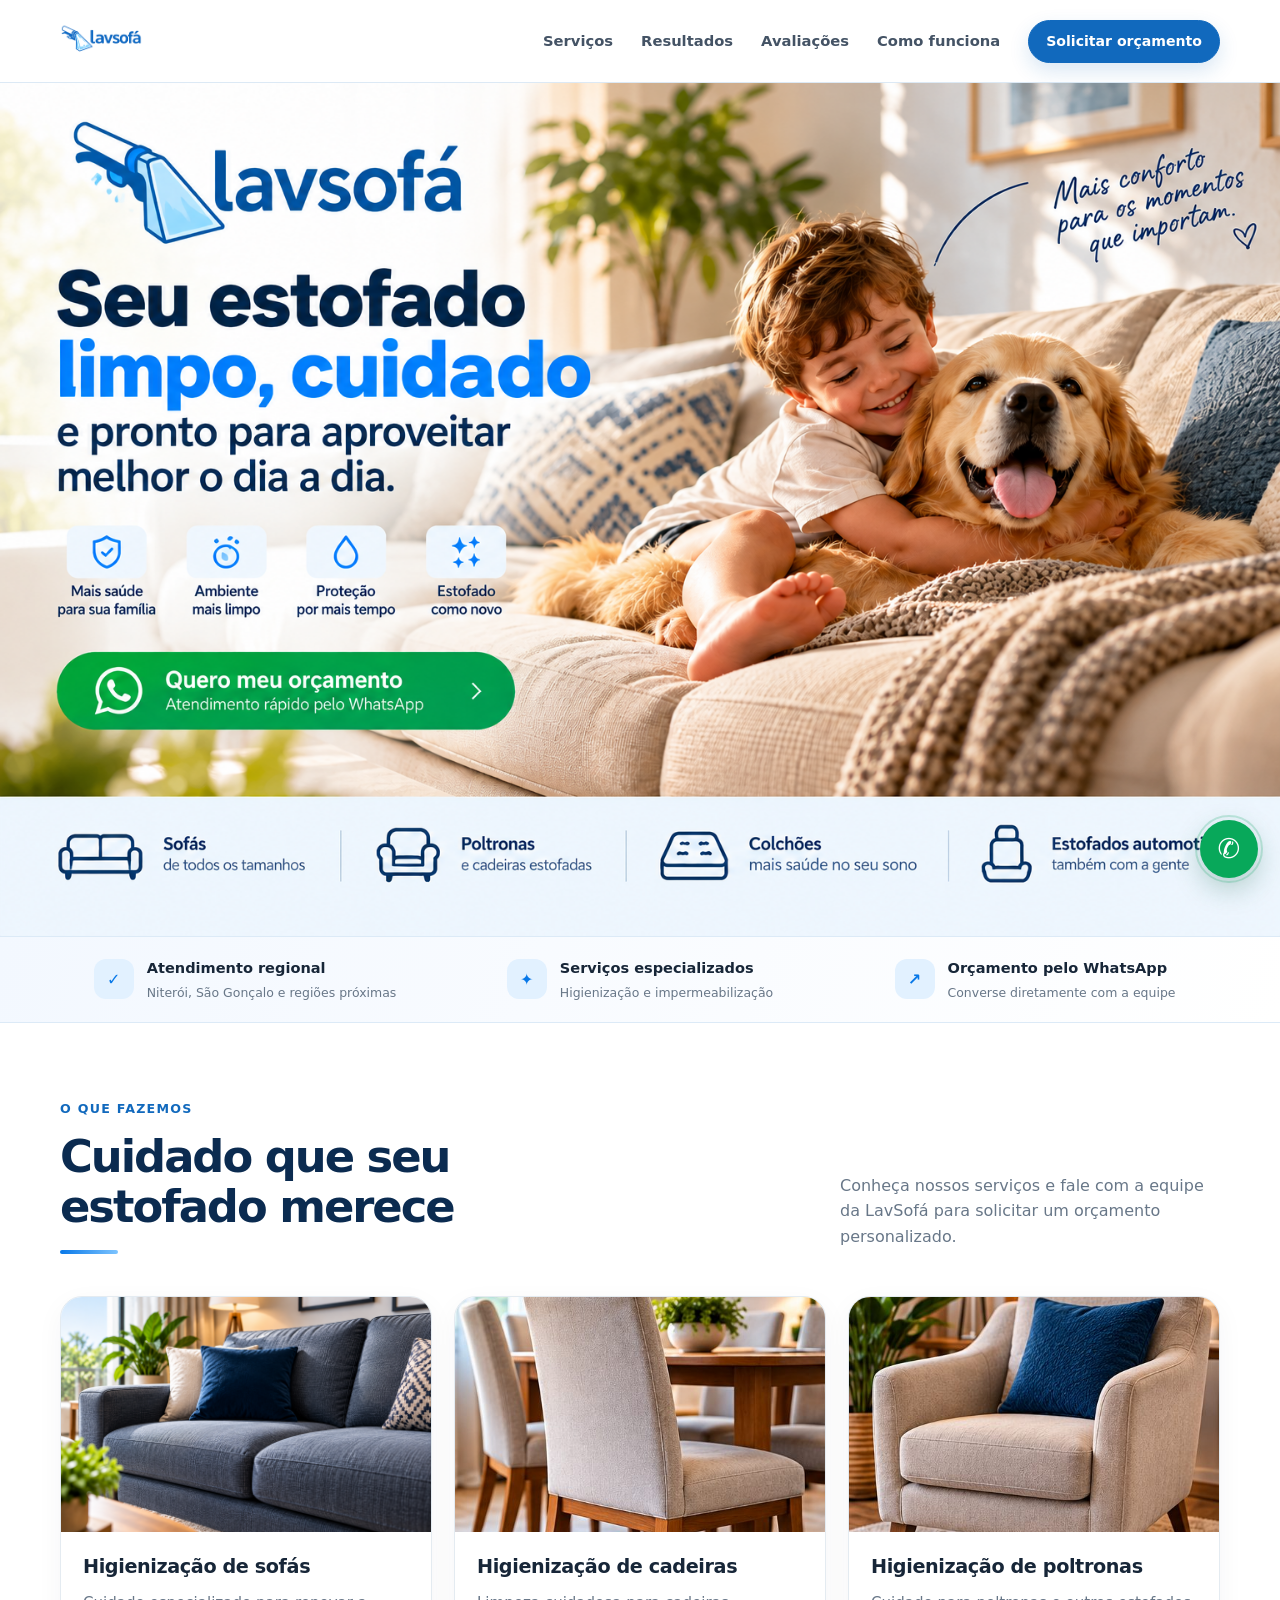
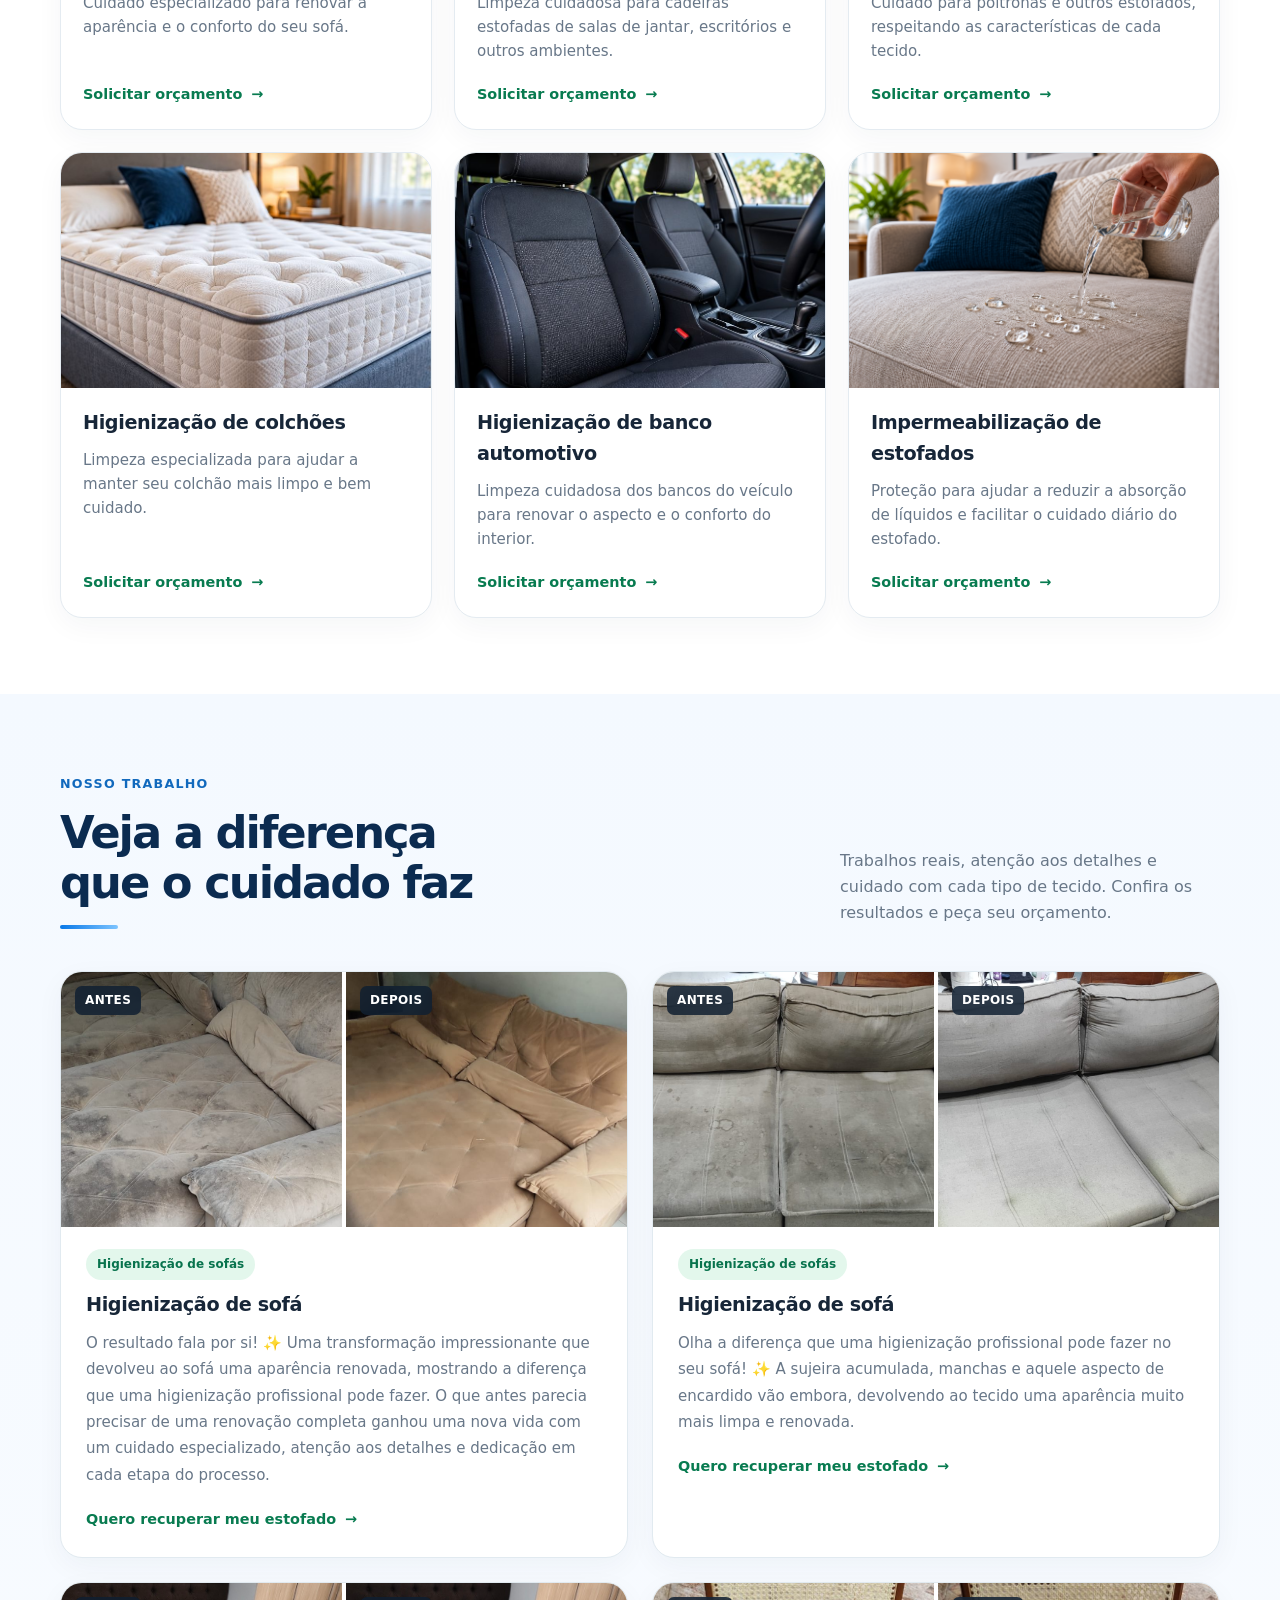
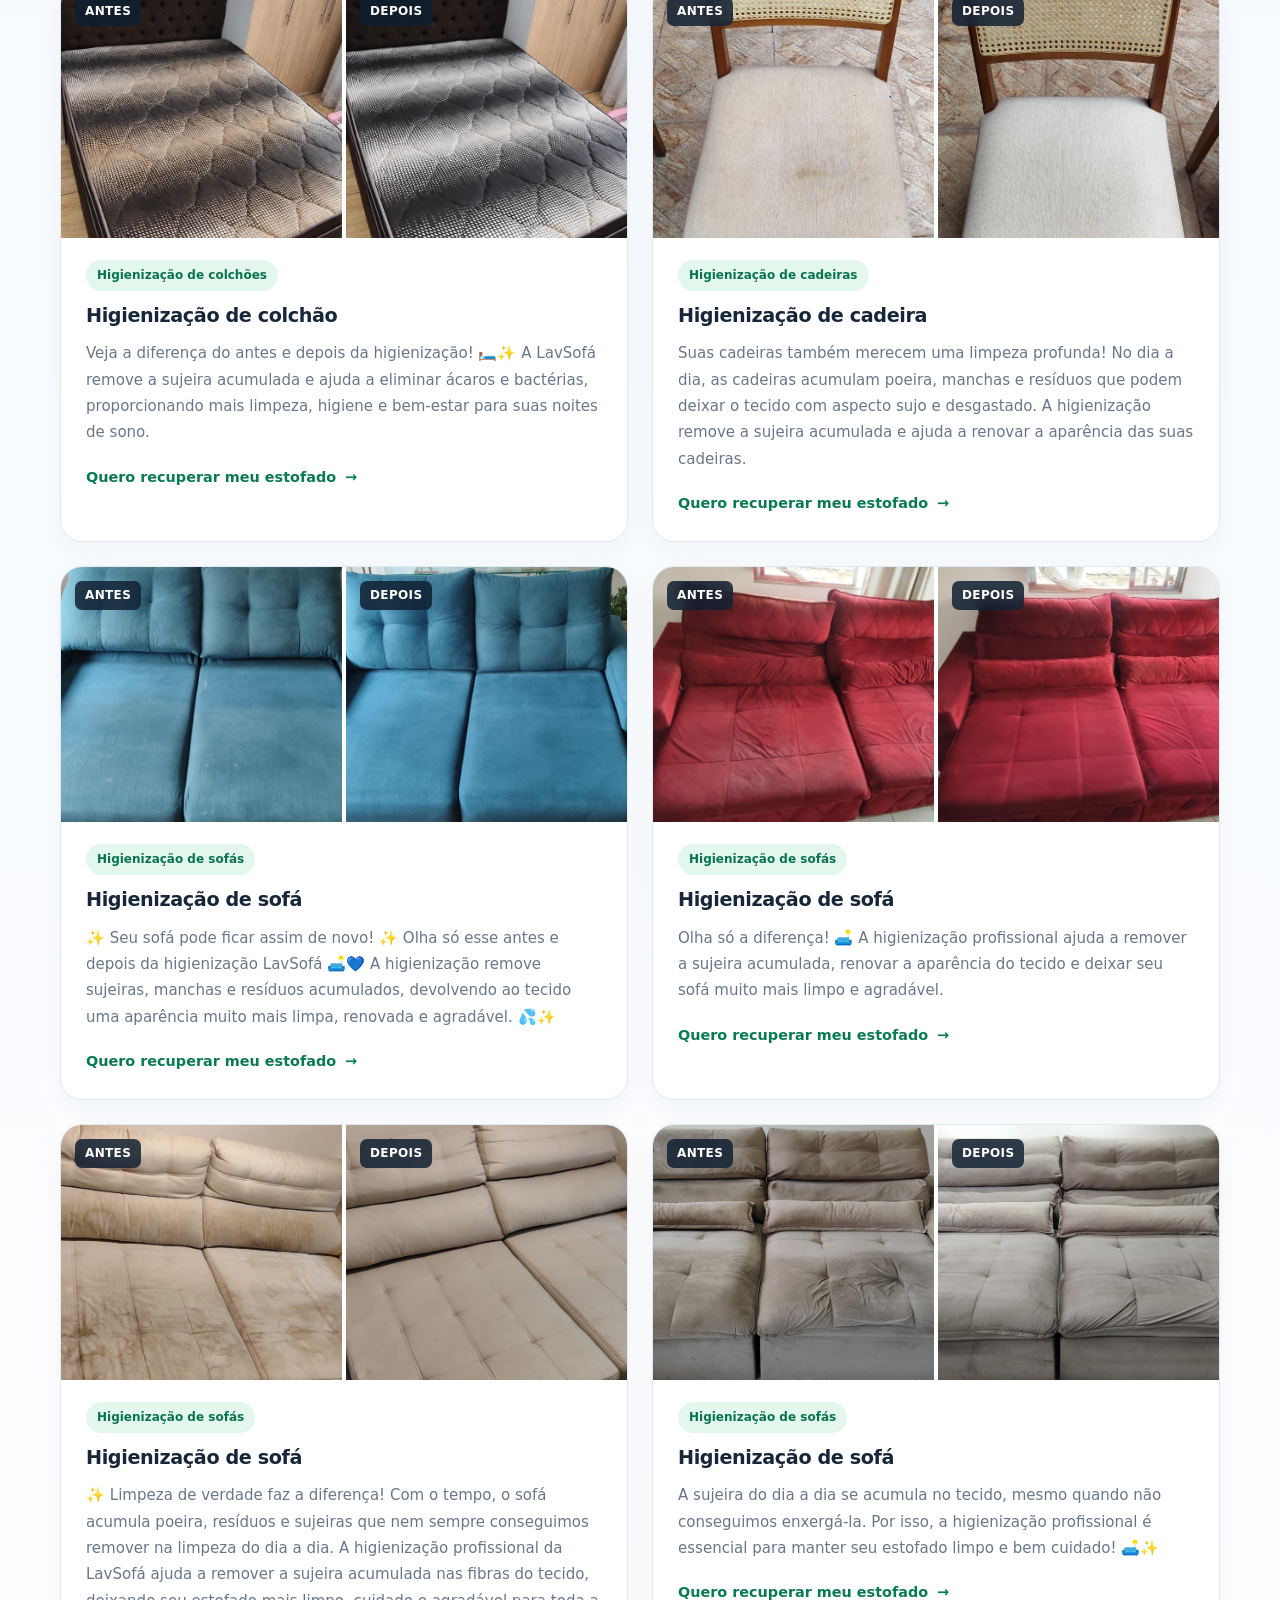
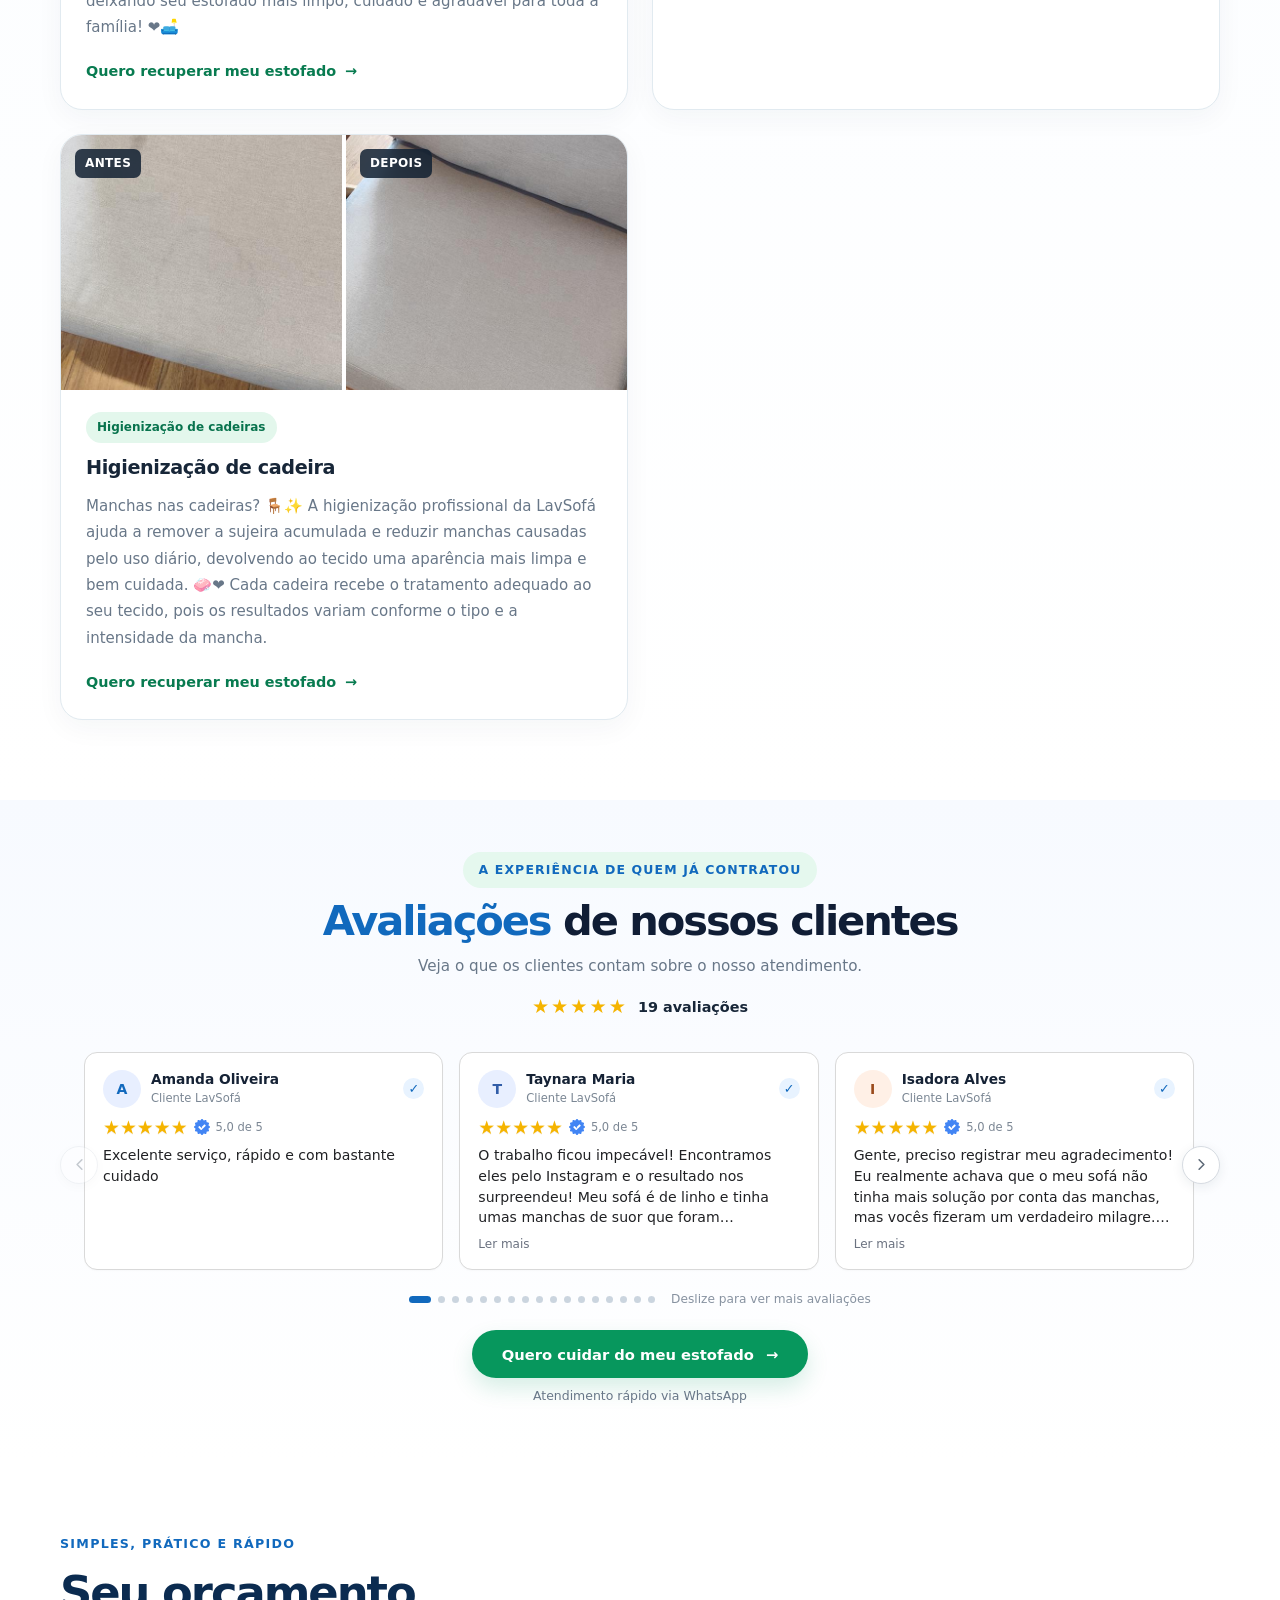
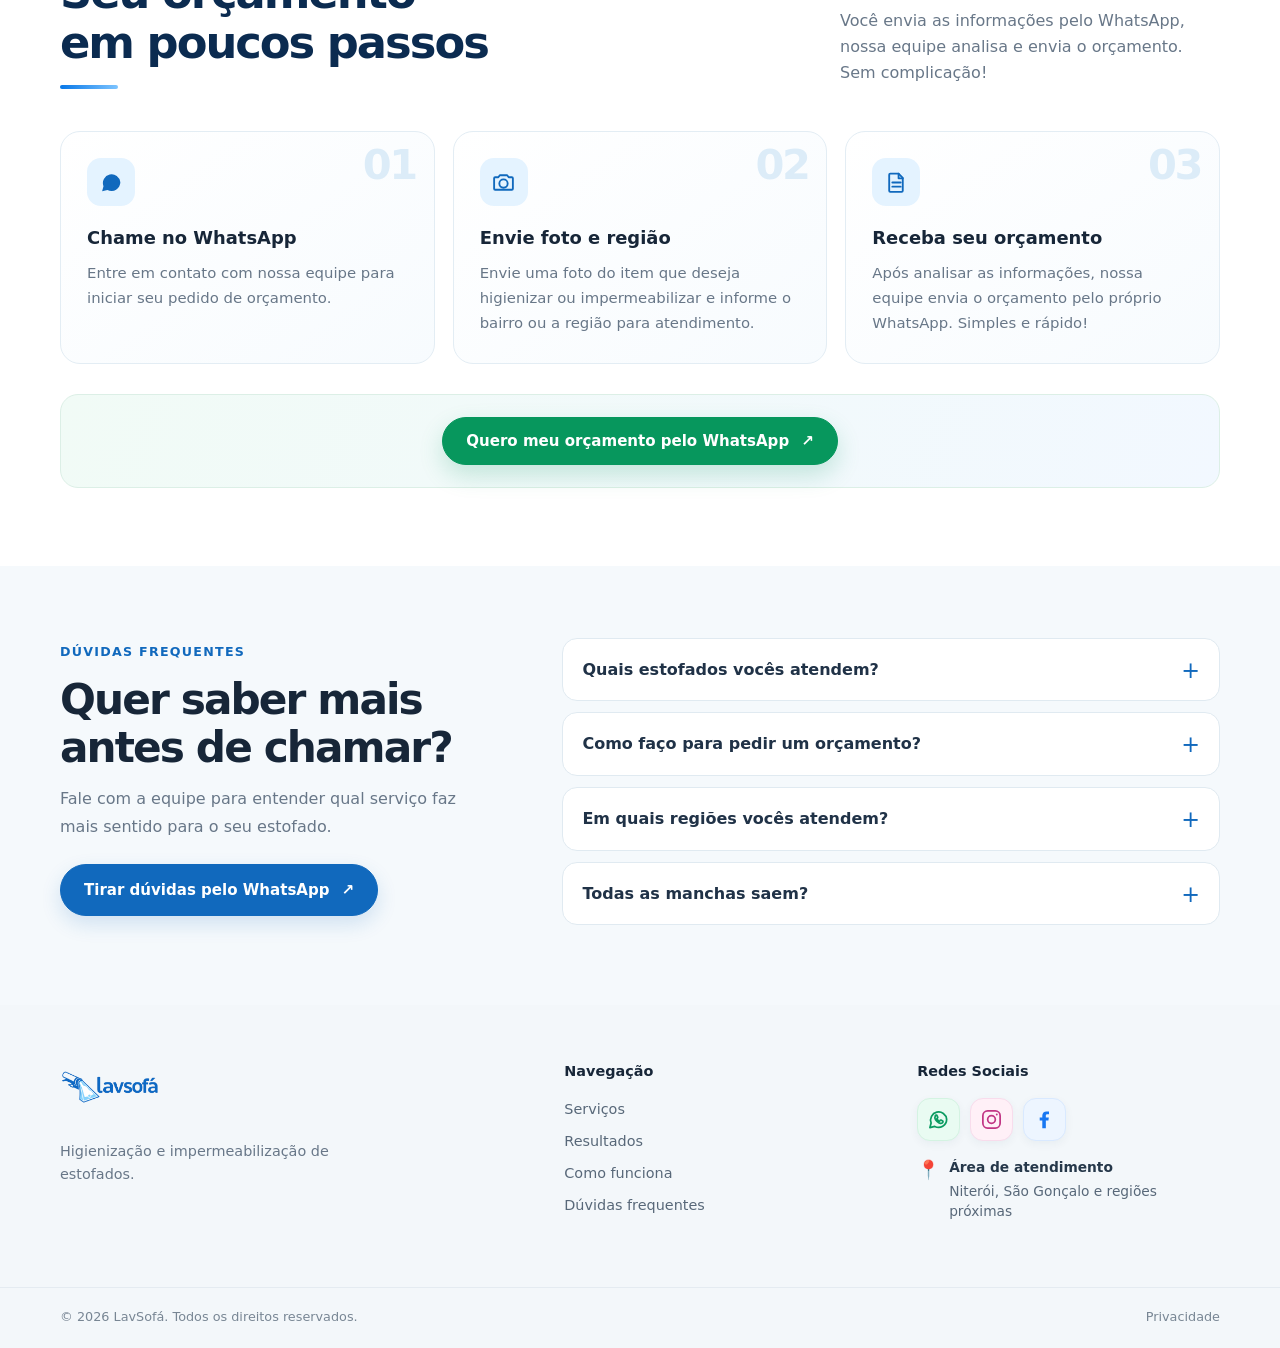
<file: index.html>
<!doctype html>
<html lang="pt-BR">
<head>
  <meta charset="utf-8">
  <meta name="viewport" content="width=device-width, initial-scale=1">
  <title>LavSofá | Higienização e impermeabilização de estofados</title>
  <meta name="description" content="Conheça os serviços da LavSofá e solicite um orçamento pelo WhatsApp em Niterói, São Gonçalo e regiões próximas.">
  <meta name="theme-color" content="#1169bd">
  <meta property="og:type" content="website">
  <meta property="og:title" content="LavSofá | Higienização e impermeabilização de estofados">
  <meta property="og:description" content="Solicite um orçamento pelo WhatsApp. Atendimento em Niterói, São Gonçalo e regiões próximas.">
  <link rel="icon" href="static/img/logo-lavsofa.svg" type="image/svg+xml">
  <link rel="stylesheet" href="static/css/site.css">
  <script src="static/js/site-data.js"></script>
  <script src="static/js/static-site.js" defer></script>
</head>
<body>
<header class="site-header">
  <div class="container header-inner">
    <a class="brand" href="#inicio" aria-label="LavSofá — início"><img src="static/img/logo-lavsofa.svg" alt="Logotipo LavSofá"></a>
    <button class="menu-toggle" type="button" aria-expanded="false" aria-controls="main-nav" aria-label="Abrir menu"><span></span><span></span><span></span></button>
    <nav id="main-nav" class="main-nav" aria-label="Navegação principal">
      <a href="#servicos">Serviços</a><a href="#trabalhos" data-nav-portfolio hidden>Resultados</a><a href="#avaliacoes" data-nav-testimonials hidden>Avaliações</a><a href="#como-funciona">Como funciona</a>
      <a class="button button-small" href="https://wa.me/5521966069772" target="_blank" rel="noopener noreferrer" data-whatsapp>Solicitar orçamento</a>
    </nav>
  </div>
</header>
<main>
  <section class="hero section hero-banner-section" id="inicio">
    <div class="hero-banner-wrap">
      <a class="hero-banner-link" href="https://wa.me/5521966069772" target="_blank" rel="noopener noreferrer" aria-label="Solicitar orçamento pelo WhatsApp" data-whatsapp>
        <img class="hero-banner-image" src="static/img/wide_bright_clean_professional_advertising_bann.png" alt="Banner principal de divulgação da LavSofá" data-hero-image fetchpriority="high">
      </a>
    </div>
  </section>

  <section class="trust-strip" aria-label="Informações sobre o atendimento">
    <div class="container trust-inner">
      <div><span class="trust-icon">✓</span><span><strong>Atendimento regional</strong><small data-service-areas>Niterói, São Gonçalo e regiões próximas</small></span></div>
      <div><span class="trust-icon">✦</span><span><strong>Serviços especializados</strong><small>Higienização e impermeabilização</small></span></div>
      <div><span class="trust-icon">↗</span><span><strong>Orçamento pelo WhatsApp</strong><small>Converse diretamente com a equipe</small></span></div>
    </div>
  </section>

  <section class="section" id="servicos">
    <div class="container">
      <div class="section-heading">
        <div><span class="eyebrow">O que fazemos</span><h2>Cuidado que seu estofado merece</h2></div>
        <p>Conheça nossos serviços e fale com a equipe da LavSofá para solicitar um orçamento personalizado.</p>
      </div>
      <div class="service-grid" id="service-grid"></div>
    </div>
  </section>

  <section class="section section-soft" id="trabalhos" data-portfolio-section hidden>
    <div class="container">
      <div class="section-heading">
        <div><span class="eyebrow">Nosso trabalho</span><h2>Veja a diferença que o cuidado faz</h2></div>
        <p>Trabalhos reais, atenção aos detalhes e cuidado com cada tipo de tecido. Confira os resultados e peça seu orçamento.</p>
      </div>
      <div class="portfolio-grid" id="portfolio-grid"></div>
    </div>
  </section>

  <section class="section testimonials-section" id="avaliacoes" data-testimonials-section>
    <div class="container">
      <div class="testimonials-heading">
        <span class="review-kicker">A experiência de quem já contratou</span>
        <h2><span>Avaliações</span> de nossos clientes</h2>
        <p>Veja o que os clientes contam sobre o nosso atendimento.</p>
        <div class="reviews-summary"><div class="reviews-summary-stars" aria-hidden="true">★★★★★</div><strong id="testimonial-count">2 avaliações</strong></div>
      </div>
      <div class="testimonials-carousel" data-testimonials-carousel>
        <button class="carousel-arrow carousel-prev" type="button" aria-label="Ver depoimentos anteriores" data-carousel-prev disabled><svg viewBox="0 0 24 24" aria-hidden="true"><path d="m15 18-6-6 6-6"/></svg></button>
        <div class="testimonials-viewport" data-carousel-viewport tabindex="0" aria-label="Carrossel de avaliações de clientes"><div class="testimonials-track" data-carousel-track id="testimonial-track"></div></div>
        <button class="carousel-arrow carousel-next" type="button" aria-label="Ver próximos depoimentos" data-carousel-next><svg viewBox="0 0 24 24" aria-hidden="true"><path d="m9 18 6-6-6-6"/></svg></button>
      </div>
      <div class="carousel-footer"><div class="carousel-dots" data-carousel-dots aria-label="Navegação das avaliações"></div><span class="carousel-hint">Deslize para ver mais avaliações</span></div>
      <div class="testimonials-cta">
        <a class="button testimonial-cta-button" href="https://wa.me/5521966069772?text=Ol%C3%A1%21%20Quero%20cuidar%20do%20meu%20estofado." target="_blank" rel="noopener noreferrer">Quero cuidar do meu estofado <span aria-hidden="true">→</span></a>
        <small>Atendimento rápido via WhatsApp</small>
      </div>
    </div>
  </section>



  <section class="section how-section" id="como-funciona">
    <div class="container">
      <div class="section-heading">
        <div><span class="eyebrow">Simples, prático e rápido</span><h2>Seu orçamento em poucos passos</h2></div>
        <p>Você envia as informações pelo WhatsApp, nossa equipe analisa e envia o orçamento. Sem complicação!</p>
      </div>
      <div class="steps-grid">
        <article class="step-card"><span class="step-number">01</span><div class="step-icon" aria-hidden="true"><svg class="step-icon-whatsapp" viewBox="0 0 24 24"><path d="M20.5 11.8a8.4 8.4 0 0 1-12.4 7.4L3 20.5l1.3-4.9a8.4 8.4 0 1 1 16.2-3.8Z"/><path d="M8.7 7.8c.2-.5.4-.5.7-.5h.5c.2 0 .4.1.5.4l.8 1.9c.1.2.1.4-.1.6l-.6.7c-.2.2-.2.4-.1.6.5.9 1.3 1.7 2.2 2.2.2.1.4.1.6-.1l.8-.9c.2-.2.4-.2.6-.1l1.8.9c.2.1.3.3.3.5 0 .3-.2 1.2-.8 1.6-.5.4-1.2.6-2 .4-1-.2-2.2-.8-3.5-2-1.1-1-1.9-2.3-2.1-3.2-.2-.8 0-1.6.4-2.1Z"/></svg></div><h3>Chame no WhatsApp</h3><p>Entre em contato com nossa equipe para iniciar seu pedido de orçamento.</p></article>
        <article class="step-card"><span class="step-number">02</span><div class="step-icon" aria-hidden="true"><svg viewBox="0 0 24 24" fill="none" stroke="currentColor" stroke-width="1.8" stroke-linecap="round" stroke-linejoin="round"><path d="M4 7h3l1.5-2h7L17 7h3a1 1 0 0 1 1 1v10a1 1 0 0 1-1 1H4a1 1 0 0 1-1-1V8a1 1 0 0 1 1-1Z"/><circle cx="12" cy="13" r="4"/></svg></div><h3>Envie foto e região</h3><p>Envie uma foto do item que deseja higienizar ou impermeabilizar e informe o bairro ou a região para atendimento.</p></article>
        <article class="step-card"><span class="step-number">03</span><div class="step-icon" aria-hidden="true"><svg viewBox="0 0 24 24" fill="none" stroke="currentColor" stroke-width="1.8" stroke-linecap="round" stroke-linejoin="round"><path d="M6 3.5h8l4 4V20a1 1 0 0 1-1 1H6a1 1 0 0 1-1-1V4.5a1 1 0 0 1 1-1Z"/><path d="M14 3.5V8h4M8 12h8M8 16h8"/></svg></div><h3>Receba seu orçamento</h3><p>Após analisar as informações, nossa equipe envia o orçamento pelo próprio WhatsApp. Simples e rápido!</p></article>
      </div>
      <div class="steps-cta"><a class="button hero-primary-cta" href="https://wa.me/5521966069772" target="_blank" rel="noopener noreferrer" data-whatsapp>Quero meu orçamento pelo WhatsApp <span aria-hidden="true">↗</span></a></div>
    </div>
  </section>

  <section class="section faq-section" id="duvidas">
    <div class="container faq-layout">
      <div><span class="eyebrow">Dúvidas frequentes</span><h2>Quer saber mais antes de chamar?</h2><p>Fale com a equipe para entender qual serviço faz mais sentido para o seu estofado.</p><a class="button" href="https://wa.me/5521966069772" target="_blank" rel="noopener noreferrer" data-whatsapp>Tirar dúvidas pelo WhatsApp <span aria-hidden="true">↗</span></a></div>
      <div class="faq-list">
        <details><summary>Quais estofados vocês atendem?</summary><p>A LavSofá oferece serviços para sofás, cadeiras, poltronas, colchões e impermeabilização de estofados. Consulte a equipe para confirmar a necessidade do seu item.</p></details>
        <details><summary>Como faço para pedir um orçamento?</summary><p>Clique em qualquer botão de WhatsApp, informe qual é o estofado e, se possível, envie fotos para ajudar na avaliação.</p></details>
        <details><summary>Em quais regiões vocês atendem?</summary><p>Atendemos Niterói, São Gonçalo e regiões próximas. Consulte a equipe para confirmar a disponibilidade na sua localidade.</p></details>
        <details><summary>Todas as manchas saem?</summary><p>O resultado depende do tecido, do tipo de mancha e do tempo em que ela está no estofado. A remoção completa não pode ser garantida em todos os casos.</p></details>
      </div>
    </div>
  </section>





</main>
<footer class="site-footer">
  <div class="container footer-main">
    <div class="footer-brand"><img src="static/img/logo-lavsofa.svg" alt="LavSofá"><p>Higienização e impermeabilização de estofados.</p></div>
    <div><h3>Navegação</h3><a href="#servicos">Serviços</a><a href="#trabalhos" data-nav-portfolio hidden>Resultados</a><a href="#como-funciona">Como funciona</a><a href="#duvidas">Dúvidas frequentes</a></div>
    <div class="footer-contact"><h3>Redes Sociais</h3><div class="footer-socials" aria-label="Redes sociais e contato">
      <a class="social-icon social-whatsapp" href="https://wa.me/5521966069772" target="_blank" rel="noopener noreferrer" aria-label="WhatsApp da LavSofá" title="WhatsApp" data-whatsapp><svg viewBox="0 0 24 24" aria-hidden="true"><path d="M20.5 11.8a8.4 8.4 0 0 1-12.4 7.4L3 20.5l1.3-4.9a8.4 8.4 0 1 1 16.2-3.8Z"/><path d="M8.7 7.8c.2-.5.4-.5.7-.5h.5c.2 0 .4.1.5.4l.8 1.9c.1.2.1.4-.1.6l-.6.7c-.2.2-.2.4-.1.6.5.9 1.3 1.7 2.2 2.2.2.1.4.1.6-.1l.8-.9c.2-.2.4-.2.6-.1l1.8.9c.2.1.3.3.3.5 0 .3-.2 1.2-.8 1.6-.5.4-1.2.6-2 .4-1-.2-2.2-.8-3.5-2-1.1-1-1.9-2.3-2.1-3.2-.2-.8 0-1.6.4-2.1Z"/></svg></a>
      <a class="social-icon social-instagram" href="https://www.instagram.com/lavsofa.rj/" target="_blank" rel="noopener noreferrer" aria-label="Instagram da LavSofá" title="Instagram"><svg viewBox="0 0 24 24" aria-hidden="true"><rect x="3" y="3" width="18" height="18" rx="5"/><circle cx="12" cy="12" r="4"/><circle class="social-dot" cx="17.5" cy="6.7" r="1"/></svg></a>
      <a class="social-icon social-facebook" href="https://www.facebook.com/people/LavSof%C3%A1/61586014421787/" target="_blank" rel="noopener noreferrer" aria-label="Facebook da LavSofá" title="Facebook"><svg viewBox="0 0 24 24" aria-hidden="true"><path d="M13.4 21v-8h2.7l.4-3.1h-3.1V8c0-.9.3-1.5 1.6-1.5h1.7V3.7c-.3 0-1.4-.1-2.6-.1-2.6 0-4.4 1.6-4.4 4.5v1.8H7v3.1h2.7v8h3.7Z" fill="currentColor" stroke="none"/></svg></a>
    </div><a class="footer-contact-link" href="https://wa.me/5521966069772" target="_blank" rel="noopener noreferrer" data-whatsapp></a><a class="footer-contact-link" href="https://www.instagram.com/lavsofa.rj/" target="_blank" rel="noopener noreferrer"></a><p class="footer-service-area"><span class="footer-location-pin" aria-hidden="true">📍</span><span><strong>Área de atendimento</strong><span data-service-areas>Niterói, São Gonçalo e regiões próximas</span></span></p></div>
  </div>
  <div class="footer-bottom"><div class="container"><span>© <span id="current-year"></span> LavSofá. Todos os direitos reservados.</span><a href="#privacidade" aria-label="Informações de privacidade">Privacidade</a></div></div>
</footer>
<a class="whatsapp-float" href="https://wa.me/5521966069772" target="_blank" rel="noopener noreferrer" aria-label="Solicitar orçamento pelo WhatsApp" data-whatsapp><span aria-hidden="true">✆</span></a>
<a class="mobile-sticky-cta" href="https://wa.me/5521966069772" target="_blank" rel="noopener noreferrer" data-whatsapp>Pedir orçamento no WhatsApp <span aria-hidden="true">↗</span></a>
</body>
</html>
</file>
<file: static/css/site.css>
:root{--blue:#1269bd;--blue-dark:#084b91;--blue-light:#eaf4ff;--ink:#172638;--muted:#687788;--line:#e4ebf1;--soft:#f5f8fb;--white:#fff;--radius:22px;--shadow:0 16px 44px rgba(22,61,99,.10)}
*{box-sizing:border-box}html{scroll-behavior:smooth;scroll-padding-top:90px}body{margin:0;color:var(--ink);font-family:Inter,ui-sans-serif,system-ui,-apple-system,BlinkMacSystemFont,"Segoe UI",sans-serif;line-height:1.6;background:#fff}img{max-width:100%;display:block}a{color:inherit;text-decoration:none}.container{width:min(1160px,calc(100% - 40px));margin-inline:auto}.section{padding:94px 0}.section-soft{background:var(--soft)}.site-header{position:sticky;top:0;z-index:50;background:rgba(255,255,255,.94);backdrop-filter:blur(14px);border-bottom:1px solid rgba(228,235,241,.8)}.header-inner{height:82px;display:flex;align-items:center;justify-content:space-between;gap:28px}.brand{width:190px;flex-shrink:0}.brand img{width:100%;height:58px;object-fit:contain;object-position:left center}.main-nav{display:flex;align-items:center;gap:28px}.main-nav>a:not(.button){font-size:.92rem;color:#445365;font-weight:600;transition:color .2s}.main-nav>a:not(.button):hover,.text-link:hover{color:var(--blue)}.button{display:inline-flex;align-items:center;justify-content:center;gap:12px;min-height:52px;padding:0 23px;border:1px solid var(--blue);border-radius:12px;background:var(--blue);color:#fff;font-weight:750;font-size:.94rem;box-shadow:0 8px 20px rgba(18,105,189,.16);transition:transform .2s,background .2s,box-shadow .2s}.button:hover{background:var(--blue-dark);transform:translateY(-2px);box-shadow:0 12px 24px rgba(18,105,189,.2)}.button-small{min-height:43px;padding:0 17px;font-size:.88rem;border-radius:10px}.button-outline{background:transparent;color:var(--blue);box-shadow:none}.button-outline:hover{color:#fff}.menu-toggle{display:none}
.hero{padding-top:66px;padding-bottom:78px;overflow:hidden}.hero-grid{display:grid;grid-template-columns:1fr 1fr;align-items:center;gap:64px}.hero-copy{position:relative;z-index:2}.eyebrow{display:inline-flex;align-items:center;gap:9px;color:var(--blue);font-size:.79rem;font-weight:800;letter-spacing:.1em;text-transform:uppercase}.eyebrow-dot{width:8px;height:8px;border-radius:50%;background:var(--blue);box-shadow:0 0 0 5px #e3f1ff}.hero h1{font-size:clamp(2.8rem,5.3vw,4.6rem);letter-spacing:-.055em;line-height:1.04;margin:22px 0 24px;max-width:620px}.hero-lead{font-size:1.13rem;color:var(--muted);max-width:530px;line-height:1.8;margin:0}.hero-actions{display:flex;flex-wrap:wrap;gap:13px;margin-top:32px}.service-area{display:flex;align-items:center;gap:8px;color:#69798a;font-size:.9rem;margin-top:24px}.service-area span{font-size:1.25rem;color:var(--blue)}.hero-visual{min-height:450px;position:relative;display:flex;align-items:center;justify-content:center}.hero-photo{position:relative;z-index:1;width:100%;height:430px;object-fit:cover;border-radius:36px 36px 110px 36px;box-shadow:var(--shadow)}.hero-placeholder{position:relative;z-index:1;min-height:390px;width:100%;border:1px dashed #b8d6f0;background:linear-gradient(145deg,#f4faff,#e5f2ff);border-radius:36px 36px 110px 36px;display:flex;flex-direction:column;align-items:center;justify-content:center;padding:30px;text-align:center}.hero-placeholder img{width:min(76%,370px);height:auto;object-fit:contain}.hero-placeholder p{color:#687788;font-size:.85rem;margin-top:20px}.visual-note{position:absolute;z-index:3;left:-35px;bottom:20px;display:flex;align-items:center;gap:13px;background:white;padding:16px 21px;border-radius:15px;box-shadow:var(--shadow)}.note-icon{display:grid;place-items:center;width:42px;height:42px;border-radius:12px;background:var(--blue-light);color:var(--blue);font-size:1.35rem}.visual-note strong,.visual-note small{display:block}.visual-note strong{font-size:.9rem}.visual-note small{font-size:.78rem;color:var(--muted);margin-top:2px}.decor{position:absolute;border-radius:50%;border:1px solid #b7d9f7}.decor-one{width:110px;height:110px;right:-24px;top:0}.decor-two{width:55px;height:55px;right:10px;top:28px;background:#edf7ff}
.trust-strip{background:#f6f9fc;border-block:1px solid #e9eff5}.trust-inner{display:grid;grid-template-columns:repeat(3,1fr);padding:25px 0;gap:25px}.trust-inner>div{display:flex;align-items:center;gap:13px;justify-content:center}.trust-icon{display:grid;place-items:center;width:40px;height:40px;flex-shrink:0;border-radius:12px;background:#e4f2ff;color:var(--blue);font-weight:900}.trust-inner strong,.trust-inner small{display:block}.trust-inner strong{font-size:.91rem}.trust-inner small{font-size:.78rem;color:var(--muted);margin-top:3px}
.section-heading{display:flex;justify-content:space-between;align-items:end;gap:36px;margin-bottom:38px}.section-heading h2{font-size:clamp(2rem,3.5vw,3rem);letter-spacing:-.045em;line-height:1.12;margin:12px 0 0;max-width:600px}.section-heading>p{max-width:380px;color:var(--muted);margin:0 0 4px}.service-grid{display:grid;grid-template-columns:repeat(3,minmax(0,1fr));gap:22px}.service-card,.portfolio-card{border:1px solid var(--line);border-radius:var(--radius);overflow:hidden;background:#fff;transition:transform .25s,box-shadow .25s,border-color .25s}.service-card:hover,.portfolio-card:hover{transform:translateY(-5px);box-shadow:var(--shadow);border-color:#c7def2}.card-image{width:100%;height:220px;object-fit:cover}.card-image-empty{display:grid;place-items:center;background:linear-gradient(135deg,#e8f4ff,#f7fbff);color:#7aafdF;font-size:1.4rem;font-weight:800}.service-card-body,.portfolio-body{padding:23px}.service-card h3,.portfolio-card h3{margin:0 0 9px;font-size:1.2rem;letter-spacing:-.02em}.service-card p,.portfolio-card p{margin:0;color:var(--muted);font-size:.94rem}.service-card .service-detail{font-size:.87rem;margin-top:10px}.text-link{display:inline-flex;align-items:center;gap:9px;margin-top:20px;color:var(--blue);font-weight:800;font-size:.9rem}.empty-state{padding:45px 24px;border:1px dashed #c9dcec;border-radius:var(--radius);background:rgba(255,255,255,.65);text-align:center}.empty-symbol{display:grid;place-items:center;margin:0 auto 14px;width:54px;height:54px;border-radius:16px;background:var(--blue-light);color:var(--blue);font-size:1.5rem}.empty-state h3{margin:0 0 8px;font-size:1.35rem}.empty-state p{max-width:520px;margin:0 auto 20px;color:var(--muted)}.empty-state small{display:block;margin-top:14px;color:#7a8794}
.portfolio-grid{display:grid;grid-template-columns:repeat(2,minmax(0,1fr));gap:24px}.portfolio-card{background:#fff}.portfolio-image{width:100%;height:300px;object-fit:cover}.before-after{display:grid;grid-template-columns:1fr 1fr;gap:3px;background:white}.before-after figure{margin:0;position:relative;min-width:0}.before-after img{width:100%;height:255px;object-fit:cover}.before-after figcaption{position:absolute;left:12px;top:12px;background:rgba(18,38,56,.8);color:#fff;font-size:.75rem;font-weight:800;padding:5px 10px;border-radius:7px}.portfolio-body{padding:22px 25px 25px}.tag{display:inline-block;background:#eaf4ff;color:var(--blue);font-size:.75rem;font-weight:800;padding:5px 9px;border-radius:7px;margin-bottom:10px}
.testimonial-grid{display:grid;grid-template-columns:repeat(3,minmax(0,1fr));gap:22px}.testimonial-card{position:relative;padding:28px;border:1px solid var(--line);border-radius:var(--radius);background:#fff}.rating{color:#f2a51a;letter-spacing:2px;font-size:1rem}.quote-mark{display:block;color:#c9e3fb;font-family:Georgia,serif;font-size:4rem;line-height:.9;margin-top:15px}.testimonial-card blockquote{margin:8px 0 24px;color:#48596b;line-height:1.8}.testimonial-author{display:flex;align-items:center;gap:11px}.avatar{width:42px;height:42px;display:grid;place-items:center;background:var(--blue-light);color:var(--blue);font-weight:800;border-radius:50%}.testimonial-author strong,.testimonial-author small{display:block}.testimonial-author strong{font-size:.9rem}.testimonial-author small{font-size:.78rem;color:var(--muted);margin-top:2px}
.contact-section{padding-top:35px;padding-bottom:90px}.contact-panel{position:relative;overflow:hidden;display:flex;justify-content:space-between;align-items:center;gap:35px;padding:54px 62px;border-radius:30px;background:linear-gradient(120deg,#0b4e91,#1475c9);color:white}.eyebrow-light{color:#c9e6ff}.contact-copy{position:relative;z-index:2;max-width:640px}.contact-copy h2{font-size:clamp(2rem,4vw,3.3rem);line-height:1.1;letter-spacing:-.04em;margin:14px 0}.contact-copy p{max-width:520px;color:#e0efff;margin:0 0 25px}.button-white{background:#fff;color:var(--blue);border-color:#fff;box-shadow:none}.button-white:hover{background:#edf6ff;color:var(--blue-dark)}.contact-mark{position:relative;width:190px;height:190px;flex-shrink:0;display:grid;place-items:center}.contact-mark>span{position:relative;z-index:1;font-size:3.5rem;font-weight:900;letter-spacing:-.1em;color:rgba(255,255,255,.9)}.contact-ring{position:absolute;inset:0;border:1px solid rgba(255,255,255,.3);border-radius:50%;box-shadow:0 0 0 25px rgba(255,255,255,.05),0 0 0 50px rgba(255,255,255,.035)}
.site-footer{background:#f7f9fb}.footer-main{display:grid;grid-template-columns:1.5fr 1fr 1fr;gap:50px;padding:50px 0}.footer-brand img{width:175px;height:65px;object-fit:contain;object-position:left}.footer-brand p,.footer-main p{color:var(--muted);font-size:.9rem;max-width:280px}.footer-main h3{font-size:.9rem;margin:5px 0 15px}.footer-main>div:not(:first-child)>a{display:block;color:#586879;font-size:.9rem;margin:9px 0}.footer-main a:hover{color:var(--blue)}.footer-bottom{border-top:1px solid var(--line)}.footer-bottom .container{min-height:60px;display:flex;align-items:center;justify-content:space-between;gap:20px;color:#788694;font-size:.8rem}.whatsapp-float{position:fixed;z-index:40;right:22px;bottom:22px;display:grid;place-items:center;width:58px;height:58px;border-radius:50%;background:#159c65;color:#fff;box-shadow:0 10px 28px rgba(10,95,61,.25);font-size:1.7rem;transition:transform .2s}.whatsapp-float:hover{transform:translateY(-3px)}:focus-visible{outline:3px solid #f4b942;outline-offset:4px}
@media(max-width:980px){.main-nav{gap:16px}.main-nav>a:not(.button){font-size:.84rem}.hero-grid{gap:35px}.hero h1{font-size:clamp(2.7rem,6vw,4rem)}.hero-visual{min-height:390px}.hero-photo{height:380px}.hero-placeholder{min-height:350px}.trust-inner{gap:14px}.trust-inner>div{justify-content:flex-start}.service-grid{grid-template-columns:repeat(2,minmax(0,1fr))}.testimonial-grid{grid-template-columns:repeat(2,minmax(0,1fr))}.contact-panel{padding:45px}.contact-mark{width:140px;height:140px}}
@media(max-width:760px){.container{width:min(100% - 32px,560px)}.section{padding:68px 0}.header-inner{height:72px}.brand{width:155px}.brand img{height:50px}.menu-toggle{display:flex;flex-direction:column;justify-content:center;gap:5px;width:44px;height:44px;border:1px solid var(--line);background:#fff;border-radius:11px;padding:10px}.menu-toggle span{height:2px;width:100%;background:var(--ink);border-radius:2px}.main-nav{display:none;position:absolute;top:71px;left:0;right:0;padding:16px;background:#fff;border-bottom:1px solid var(--line);box-shadow:0 14px 22px rgba(22,61,99,.08);align-items:stretch;gap:0}.main-nav.is-open{display:flex;flex-direction:column}.main-nav>a:not(.button){padding:12px 8px;font-size:.95rem}.main-nav .button{margin-top:9px}.hero{padding-top:45px;padding-bottom:48px}.hero-grid{grid-template-columns:1fr;gap:30px}.hero h1{font-size:clamp(2.65rem,11vw,4rem);margin:18px 0}.hero-lead{font-size:1rem}.hero-actions{margin-top:24px}.hero-actions .button{flex:1}.hero-visual{min-height:300px;margin:0 8px 10px}.hero-photo{height:320px;border-radius:26px 26px 70px 26px}.hero-placeholder{min-height:290px;border-radius:26px 26px 70px 26px}.visual-note{left:-8px;bottom:-14px;padding:12px 14px}.decor-one{right:-8px}.trust-inner{grid-template-columns:1fr;gap:18px;padding:22px 0}.trust-inner>div{justify-content:flex-start}.section-heading{display:block;margin-bottom:28px}.section-heading h2{font-size:2.25rem}.section-heading>p{margin-top:14px}.service-grid,.portfolio-grid,.testimonial-grid{grid-template-columns:1fr}.card-image{height:235px}.portfolio-image{height:255px}.before-after img{height:205px}.contact-section{padding-top:10px;padding-bottom:65px}.contact-panel{padding:35px 25px;border-radius:24px}.contact-mark{display:none}.contact-copy h2{font-size:2.4rem}.footer-main{grid-template-columns:1fr 1fr;gap:30px;padding:38px 0}.footer-brand{grid-column:1/-1}.footer-bottom .container{padding:15px 0;min-height:unset;align-items:flex-start;flex-direction:column;gap:5px}.whatsapp-float{width:52px;height:52px;right:15px;bottom:15px}}
@media(max-width:390px){.hero-actions{flex-direction:column}.hero-actions .button{width:100%}.footer-main{grid-template-columns:1fr}.footer-brand{grid-column:auto}.before-after img{height:165px}}
@media(prefers-reduced-motion:reduce){html{scroll-behavior:auto}*,*::before,*::after{animation-duration:.01ms!important;animation-iteration-count:1!important;transition-duration:.01ms!important}}


/* Depoimentos — destaque visual para avaliações de cinco estrelas */
.testimonials-section{background:linear-gradient(180deg,#fff 0%,#fbfefc 100%)}
.testimonials-heading{text-align:center;max-width:800px;margin:0 auto 42px}
.review-kicker{display:inline-flex;align-items:center;gap:9px;padding:8px 16px;border-radius:999px;background:#e5f8ee;color:#08734d;font-size:.88rem;font-weight:800;letter-spacing:0;text-transform:none}
.review-kicker-icon{display:grid;place-items:center;width:22px;height:22px;border-radius:50%;background:#08734d;color:#fff;font-size:.85rem}
.testimonials-heading h2{font-size:clamp(2.15rem,4vw,3.3rem);line-height:1.1;letter-spacing:-.05em;margin:18px 0 13px;color:#101d35}
.testimonials-heading>p{max-width:680px;margin:0 auto;color:#64748b;font-size:1.1rem;line-height:1.65}
.testimonials-section .testimonial-grid{grid-template-columns:repeat(3,minmax(0,1fr));gap:20px}
.testimonials-section .testimonial-card{padding:25px 25px 27px;border:1px solid #e8edf0;border-radius:22px;background:#fff;box-shadow:0 8px 28px rgba(15,38,55,.045);transition:transform .2s ease,box-shadow .2s ease,border-color .2s ease}
.testimonials-section .testimonial-card:hover{transform:translateY(-4px);border-color:#c8ead8;box-shadow:0 16px 34px rgba(15,38,55,.09)}
.testimonial-card-top{display:flex;align-items:center;justify-content:space-between;gap:12px}
.testimonial-person{display:flex;align-items:center;gap:12px;min-width:0}
.testimonial-person .avatar{width:54px;height:54px;flex-shrink:0;background:#e4f7ee;color:#08734d;font-size:1.05rem}
.testimonial-card:nth-child(3n + 2) .testimonial-person .avatar{background:#e8efff;color:#315da8}
.testimonial-card:nth-child(3n) .testimonial-person .avatar{background:#fff0e6;color:#9a4a1c}
.testimonial-person-details{min-width:0}
.testimonial-person-details strong{display:block;color:#111d35;font-size:1rem;line-height:1.25;overflow-wrap:anywhere}
.testimonial-person-details small{display:block;color:#748094;font-size:.8rem;margin-top:4px}
.testimonial-badge{display:inline-flex;align-items:center;gap:5px;flex-shrink:0;padding:7px 9px;border-radius:9px;background:#e9f9f1;color:#08734d;font-size:.72rem;font-weight:750}
.testimonial-badge span{display:grid;place-items:center;width:16px;height:16px;border-radius:50%;background:#08734d;color:#fff;font-size:.68rem}
.testimonials-section .testimonial-rating{display:flex;align-items:center;gap:10px;margin:20px 0 14px}
.testimonial-stars{color:#f5a900;font-size:1.65rem;letter-spacing:1px;line-height:1;text-shadow:0 1px 0 rgba(169,103,0,.1)}
.testimonial-rating strong{color:#14213a;font-size:1.05rem}
.testimonials-section .quote-mark{margin:6px 0 0;color:#c7ced5;font-size:3.3rem;line-height:.7}
.testimonials-section .testimonial-card blockquote{margin:9px 0 0;color:#334155;font-size:1rem;line-height:1.75;overflow-wrap:anywhere}
.testimonial-highlights{display:grid;grid-template-columns:repeat(3,minmax(0,1fr));gap:0;margin-top:42px;padding:25px 12px;border-radius:22px;background:linear-gradient(110deg,#f0fbf5,#f8fcfa)}
.testimonial-highlight{display:flex;align-items:center;justify-content:center;gap:13px;padding:5px 15px}
.testimonial-highlight+.testimonial-highlight{border-left:1px solid #d9ebe2}
.highlight-icon{display:grid;place-items:center;flex:0 0 54px;width:54px;height:54px;border-radius:50%;font-size:1.5rem}
.highlight-green{background:#d9f8e8;color:#08734d}
.highlight-gold{background:#fff4d3;color:#f2a900}
.testimonial-highlight strong,.testimonial-highlight small{display:block}
.testimonial-highlight strong{color:#14213a;font-size:.98rem;line-height:1.3}
.testimonial-highlight small{margin-top:4px;color:#66758a;font-size:.8rem}
.highlight-stars{display:block;color:#f5a900;letter-spacing:2px;font-size:1.15rem;line-height:1.2;margin-top:5px}
.testimonials-cta{display:flex;align-items:center;flex-direction:column;gap:10px;margin-top:26px;text-align:center}
.testimonial-cta-button{min-height:58px;padding:0 30px;border:0;border-radius:999px;background:#07975d;box-shadow:0 10px 22px rgba(7,151,93,.16);font-size:1rem}
.testimonial-cta-button:hover{background:#087b50}
.testimonials-cta>small{color:#64748b;font-size:.86rem}
@media(max-width:980px){.testimonials-section .testimonial-grid{grid-template-columns:repeat(2,minmax(0,1fr))}.testimonial-badge{font-size:.68rem}.testimonial-highlights{padding:20px 8px}.testimonial-highlight{padding:5px 10px;gap:9px}.highlight-icon{flex-basis:46px;width:46px;height:46px}}
@media(max-width:760px){.testimonials-heading{margin-bottom:30px}.testimonials-heading h2{font-size:2.35rem}.testimonials-heading>p{font-size:1rem}.testimonials-section .testimonial-grid{grid-template-columns:1fr}.testimonials-section .testimonial-card{padding:23px}.testimonial-highlights{grid-template-columns:1fr;gap:15px;margin-top:30px;padding:20px}.testimonial-highlight{justify-content:flex-start;padding:5px 7px}.testimonial-highlight+.testimonial-highlight{border-left:0;border-top:1px solid #d9ebe2;padding-top:18px}.testimonial-cta-button{width:100%;padding:0 15px;text-align:center}}
@media(prefers-reduced-motion:reduce){.testimonials-section .testimonial-card{transition:none}}


/* Identidade visual LavSofá — foco em confiança, resultado e conversão */
:root{--blue:#1169bd;--blue-dark:#084b91;--blue-light:#eaf4ff;--ink:#172638;--muted:#687788;--line:#e4ebf1;--soft:#f5f8fb;--white:#fff;--green:#07975d;--green-dark:#087b50;--radius:22px;--shadow:0 16px 44px rgba(22,61,99,.10)}
/* Destaque comercial e leitura mais direta */
.hero{background:radial-gradient(ellipse at 90% 12%,#e7f5ff 0,rgba(231,245,255,0) 36%),linear-gradient(180deg,#fff 0%,#fbfdff 100%)}
.hero h1{max-width:650px;text-wrap:balance}
.hero h1 em,.hero h1 strong{color:var(--blue)}
.hero-lead{color:#56677a}
.hero-visual:before{content:"";position:absolute;inset:22px -14px -8px 22px;border-radius:38px 38px 110px 38px;background:linear-gradient(135deg,#dff2ff,#f0fbf6);transform:rotate(2deg)}
.hero-photo,.hero-placeholder{border:6px solid rgba(255,255,255,.9)}
.visual-note{border:1px solid #e8eff5}
.button{border-radius:999px}
.button-outline{border:1.5px solid #b9d9f5}
.trust-strip{background:#f5fbff}
.trust-icon{background:#e0f3eb;color:var(--green)}
.section-heading h2,.testimonials-heading h2{ text-wrap:balance}
.service-card,.portfolio-card{box-shadow:0 5px 22px rgba(22,61,99,.035)}
.service-card:hover,.portfolio-card:hover{box-shadow:0 18px 42px rgba(22,61,99,.12)}
.service-card .text-link,.portfolio-card .text-link{color:var(--green-dark)}
.service-card .text-link:hover,.portfolio-card .text-link:hover{color:var(--blue)}
.card-image{background:#f0f7fb}
.section-soft{background:linear-gradient(180deg,#f4f9fc 0%,#f8fbfd 100%)}
.portfolio-card{border-color:#e1eaf0}
.before-after{gap:4px}
.before-after img{transition:transform .35s ease}
.portfolio-card:hover .before-after img{transform:scale(1.015)}
.before-after figcaption{top:14px;left:14px;min-width:58px;text-align:center;letter-spacing:.03em;text-transform:uppercase;background:rgba(16,32,49,.84);backdrop-filter:blur(8px)}
.tag{background:#e3f7ec;color:#08734d;border-radius:999px;padding:6px 11px}
.portfolio-body p{line-height:1.75}
.contact-panel{background:radial-gradient(circle at 90% 10%,rgba(87,190,255,.26),transparent 30%),linear-gradient(120deg,#084b91,#1169bd 70%,#078c70)}
.contact-panel .button-white{border-radius:999px}
.testimonial-cta-button{background:var(--green)}
.testimonial-cta-button:hover{background:var(--green-dark)}
.whatsapp-float{background:#13a76a;box-shadow:0 10px 28px rgba(10,95,61,.28)}
.whatsapp-float:after{content:"";position:absolute;inset:-5px;border:2px solid rgba(19,167,106,.22);border-radius:50%;animation:whatsapp-pulse 2.4s ease-out infinite}
@keyframes whatsapp-pulse{0%{transform:scale(.92);opacity:.8}100%{transform:scale(1.35);opacity:0}}
.site-footer{background:#f3f7fa}
@media(max-width:760px){.hero{background:radial-gradient(ellipse at 85% 20%,#e7f5ff 0,rgba(231,245,255,0) 40%),#fff}.hero-visual:before{inset:14px -6px -5px 12px}.hero-photo,.hero-placeholder{border-width:4px}.hero-actions .button{border-radius:14px}.before-after img{height:220px}.portfolio-body{padding:22px}.whatsapp-float:after{animation:none}}
@media(prefers-reduced-motion:reduce){.whatsapp-float:after{animation:none}.before-after img{transition:none}}


/* Landing page: fluxo curto, foco no orçamento e navegação simples */
.hero{padding-top:48px;padding-bottom:58px}
.hero-grid{gap:48px}
.hero h1{font-size:clamp(2.8rem,5vw,4.35rem);max-width:600px}
.hero-primary-cta{background:#07975d;border-color:#07975d;box-shadow:0 10px 24px rgba(7,151,93,.2)}
.hero-primary-cta:hover{background:#087b50;border-color:#087b50}
.hero-benefits{display:flex;flex-wrap:wrap;gap:10px 18px;margin-top:20px;color:#526476;font-size:.84rem;font-weight:650}
.hero-benefits span{display:flex;align-items:center;gap:7px}
.hero-benefits b{display:grid;place-items:center;width:19px;height:19px;border-radius:50%;background:#e0f7eb;color:#07824f;font-size:.75rem}
.trust-inner{padding:19px 0}
.section#servicos{padding-top:72px;padding-bottom:76px}
.section#trabalhos{padding-top:76px;padding-bottom:80px}
.section-heading{margin-bottom:30px}
.service-card-body{padding:20px 22px 23px}
.service-card .service-detail{display:none}
.how-section{background:#fff;padding-top:72px;padding-bottom:78px}
.steps-grid{display:grid;grid-template-columns:repeat(3,minmax(0,1fr));gap:18px}
.step-card{position:relative;padding:26px;border:1px solid #e3edf4;border-radius:20px;background:linear-gradient(145deg,#fff,#f7fbfe);overflow:hidden}
.step-number{position:absolute;right:18px;top:12px;color:#dcecf8;font-size:2.6rem;font-weight:900;letter-spacing:-.06em;line-height:1}
.step-icon{display:grid;place-items:center;width:48px;height:48px;border-radius:14px;background:#e4f3ff;color:#1169bd;font-size:1.45rem;margin-bottom:18px}
.step-card h3{position:relative;margin:0 0 8px;font-size:1.12rem}
.step-card p{position:relative;margin:0;color:#687788;font-size:.93rem;line-height:1.7}
.faq-section{padding-top:72px;padding-bottom:80px;background:#f5f9fc}
.faq-layout{display:grid;grid-template-columns:.8fr 1.2fr;gap:64px;align-items:start}
.faq-layout h2{margin:13px 0 14px;font-size:clamp(2rem,3.3vw,2.8rem);line-height:1.12;letter-spacing:-.045em;text-wrap:balance}
.faq-layout>div:first-child>p{color:#687788;line-height:1.75;margin:0 0 23px}
.faq-list{display:grid;gap:11px}
.faq-list details{border:1px solid #e0eaf1;border-radius:15px;background:#fff;padding:0 19px}
.faq-list summary{position:relative;cursor:pointer;list-style:none;padding:18px 28px 18px 0;font-weight:750;color:#203247}
.faq-list summary::-webkit-details-marker{display:none}
.faq-list summary:after{content:"+";position:absolute;right:0;top:14px;color:#1169bd;font-size:1.4rem;font-weight:500}
.faq-list details[open] summary:after{content:"−"}
.faq-list details p{margin:0;padding:0 0 18px;color:#687788;font-size:.93rem;line-height:1.75}
.contact-section{padding-top:28px}
.mobile-sticky-cta{display:none}
@media(max-width:760px){
 .hero{padding-top:35px;padding-bottom:35px}
 .hero-grid{gap:25px}
 .hero h1{font-size:clamp(2.5rem,10vw,3.4rem);letter-spacing:-.05em}
 .hero-actions{flex-direction:column}
 .hero-actions .button{width:100%;min-height:54px}
 .hero-benefits{display:grid;gap:8px;margin-top:17px}
 .hero-visual{min-height:270px}
 .hero-photo{height:280px}
 .hero-placeholder{min-height:265px}
 .section#servicos,.section#trabalhos,.how-section,.faq-section{padding-top:54px;padding-bottom:58px}
 .steps-grid{grid-template-columns:1fr;gap:12px}
 .step-card{padding:20px 22px 21px;display:grid;grid-template-columns:46px 1fr;column-gap:15px;align-items:center}
 .step-number{right:15px;top:8px;font-size:2rem}
 .step-icon{grid-row:1/3;width:44px;height:44px;margin:0}
 .step-card h3{padding-right:30px;font-size:1.04rem}
 .step-card p{grid-column:2;font-size:.9rem}
 .faq-layout{grid-template-columns:1fr;gap:25px}
 .faq-layout h2{font-size:2.2rem}
 .faq-layout>div:first-child .button{width:100%}
 .contact-section{padding-bottom:90px}
 .mobile-sticky-cta{position:fixed;z-index:60;display:flex;align-items:center;justify-content:center;gap:10px;left:12px;right:12px;bottom:10px;min-height:53px;padding:0 18px;border-radius:999px;background:#07975d;color:white;font-weight:800;font-size:.94rem;box-shadow:0 8px 28px rgba(4,92,57,.28);border:1px solid rgba(255,255,255,.25)}
 .whatsapp-float{display:none}
 body{padding-bottom:68px}
 .site-header{backdrop-filter:blur(16px)}
}
@media(prefers-reduced-motion:reduce){.mobile-sticky-cta{transition:none}}


/* Rodapé: atalhos sociais e área de atendimento */
.footer-contact .footer-socials{display:flex;align-items:center;gap:10px;margin:0 0 16px}
.footer-socials .social-icon{display:grid;place-items:center;width:43px;height:43px;border-radius:13px;background:#fff;border:1px solid #e1eaf0;box-shadow:0 3px 10px rgba(20,50,75,.05);transition:transform .2s ease,box-shadow .2s ease}
.footer-socials .social-icon:hover{transform:translateY(-3px);box-shadow:0 8px 18px rgba(20,50,75,.12)}
.social-icon svg{width:23px;height:23px;fill:none;stroke:currentColor;stroke-width:1.8;stroke-linecap:round;stroke-linejoin:round}
.footer-socials .social-whatsapp{color:#0b9b61;background:#e9fbf2;border-color:#d4f3e2}
.footer-socials .social-instagram{color:#c13584;background:#fff0f7;border-color:#f8dcec}
.footer-socials .social-facebook{color:#1877f2;background:#edf5ff;border-color:#d9e9ff}
.social-icon .facebook-mark{fill:currentColor;stroke:none}
.social-icon .social-dot{fill:currentColor;stroke:none}
.footer-contact-link{display:block!important;width:max-content;max-width:100%;margin:8px 0!important;color:#586879;font-size:.9rem}
.footer-service-area{display:flex;align-items:flex-start;gap:8px;margin-top:15px!important;color:#4d5e70!important;font-weight:650}
.footer-service-area svg{width:20px;height:20px;flex:0 0 20px;margin-top:2px;fill:#e53935;stroke:#e53935;stroke-width:1.5;stroke-linejoin:round}
.footer-service-area svg circle{fill:#fff;stroke:#fff}
@media(max-width:760px){.footer-socials .social-icon{width:46px;height:46px}.footer-service-area{max-width:280px}}


/* Chamada final da seção de orçamento */
.steps-cta{display:flex;flex-wrap:wrap;align-items:center;justify-content:center;gap:18px;margin:30px auto 0;padding:22px 25px;border:1px solid #dcefe6;border-radius:18px;background:linear-gradient(110deg,#f1fbf6,#f2f8ff);text-align:center}
.steps-cta p{margin:0;color:#24384a;font-size:1.05rem;font-weight:750}
.steps-cta .button{min-height:48px}
@media(max-width:760px){.steps-cta{flex-direction:column;align-items:stretch;gap:13px;padding:20px}.steps-cta .button{width:100%;text-align:center;justify-content:center}}

/* Depoimentos em carrossel */
.testimonials-section{background:linear-gradient(180deg,#f7faff 0%,#fff 100%);overflow:hidden}
.testimonials-heading{text-align:center;max-width:760px;margin:0 auto 34px}
.review-kicker{display:inline-flex;align-items:center;gap:8px;color:var(--blue);font-size:.78rem;font-weight:850;letter-spacing:.09em;text-transform:uppercase}
.testimonials-heading h2{font-size:clamp(2rem,4vw,3.1rem);letter-spacing:-.05em;line-height:1.1;margin:12px 0}
.testimonials-heading h2 span{color:var(--blue)}
.testimonials-heading>p{color:var(--muted);margin:0 auto;max-width:560px}
.reviews-summary{display:flex;align-items:center;justify-content:center;gap:10px;flex-wrap:wrap;margin-top:20px;font-size:.9rem}
.reviews-summary-stars,.testimonial-stars{color:#f5b400;letter-spacing:2px;font-size:1.2rem;white-space:nowrap}
.reviews-summary-note{display:block;width:100%;color:var(--muted);font-size:.78rem;margin-top:-7px}
.testimonials-carousel{position:relative;padding:0 27px}
.testimonials-viewport{overflow-x:auto;scroll-snap-type:x mandatory;scroll-behavior:smooth;scrollbar-width:none;outline-offset:5px}
.testimonials-viewport::-webkit-scrollbar{display:none}
.testimonials-track{display:flex;align-items:stretch;gap:18px;padding:4px 1px 14px}
.testimonial-card{display:flex;flex:0 0 calc((100% - 18px)/2);flex-direction:column;min-width:0;padding:22px 21px 20px;border:1px solid #dedfe3;border-radius:15px;background:#fff;box-shadow:0 5px 18px rgba(28,50,75,.035);scroll-snap-align:start;transition:border-color .2s,box-shadow .2s}
.testimonial-card:hover{border-color:#c8d9e8;box-shadow:0 10px 25px rgba(28,50,75,.08)}
.testimonial-card-top,.testimonial-person{display:flex;align-items:center;min-width:0}
.testimonial-card-top{justify-content:space-between;gap:12px}
.testimonial-person{gap:12px}
.testimonial-person .avatar{width:42px;height:42px;flex-shrink:0;background:#e9f2ff;color:#315d9d;font-size:1rem}
.testimonial-person-details{min-width:0}
.testimonial-person-details strong{display:block;overflow:hidden;text-overflow:ellipsis;white-space:nowrap;font-size:.92rem;color:#152235}
.testimonial-person-details small{display:block;color:#7b8794;font-size:.76rem;margin-top:1px}
.google-review-mark{display:grid;place-items:center;width:25px;height:25px;flex-shrink:0;font-weight:900;font-size:1.2rem;font-family:Arial,sans-serif;background:conic-gradient(from -45deg,#4285f4 0 25%,#34a853 25% 48%,#fbbc05 48% 72%,#ea4335 72% 88%,#4285f4 88%);color:transparent;background-clip:text;-webkit-background-clip:text}
.testimonial-check{display:grid;place-items:center;width:23px;height:23px;border-radius:50%;background:#e8f3ff;color:var(--blue);font-weight:900;font-size:.8rem;flex-shrink:0}
.testimonial-rating{display:flex;align-items:center;gap:7px;margin-top:16px}
.testimonial-rating .testimonial-stars{font-size:1.1rem;letter-spacing:1px}
.rating-number{font-size:.78rem;color:#7c8794}
.testimonial-card .quote-mark{font-size:3.3rem;line-height:.8;margin-top:15px;color:#f4c75d}
.testimonial-card blockquote{margin:5px 0 0;color:#344255;font-size:.92rem;line-height:1.65;overflow-wrap:anywhere}
.carousel-arrow{position:absolute;z-index:2;top:50%;transform:translateY(-50%);display:grid;place-items:center;width:38px;height:38px;border:1px solid #d7dce2;border-radius:50%;background:#fff;color:#5e6a78;box-shadow:0 3px 12px rgba(24,45,65,.08);cursor:pointer;transition:background .2s,color .2s,opacity .2s}
.carousel-arrow svg{width:19px;height:19px;fill:none;stroke:currentColor;stroke-width:2;stroke-linecap:round;stroke-linejoin:round}
.carousel-arrow:hover:not(:disabled){background:var(--blue);border-color:var(--blue);color:#fff}
.carousel-arrow:disabled{opacity:.35;cursor:default}
.carousel-prev{left:0}.carousel-next{right:0}
.carousel-footer{display:flex;align-items:center;justify-content:center;gap:16px;margin-top:8px;min-height:22px}
.carousel-dots{display:flex;align-items:center;justify-content:center;gap:7px}
.carousel-dot{width:7px;height:7px;padding:0;border:0;border-radius:50%;background:#cbd5df;cursor:pointer;transition:width .2s,background .2s}
.carousel-dot[aria-current=true]{width:22px;border-radius:8px;background:var(--blue)}
.carousel-hint{color:#8792a0;font-size:.76rem}
.testimonials-cta{display:flex;align-items:center;flex-direction:column;gap:8px;margin-top:27px}
.testimonials-cta small{font-size:.78rem;color:var(--muted)}
@media(max-width:980px){.testimonial-card{flex-basis:calc((100% - 18px)/2)}}
@media(max-width:640px){.testimonials-section{padding-block:62px}.testimonials-heading{margin-bottom:26px}.testimonials-heading h2{font-size:2.25rem}.reviews-summary{gap:7px}.testimonials-carousel{padding:0 15px}.testimonials-track{gap:12px}.testimonial-card{flex-basis:100%;padding:21px 20px;min-height:250px}.carousel-arrow{width:32px;height:32px}.carousel-prev{left:-1px}.carousel-next{right:-1px}.carousel-hint{font-size:.7rem}.carousel-footer{gap:10px}.testimonial-card blockquote{font-size:.94rem}}
@media(prefers-reduced-motion:reduce){.testimonials-viewport{scroll-behavior:auto}}

/* Identidade visual atualizada */
.brand img,.footer-brand img{object-fit:contain;object-position:left center}
.hero-banner-wrap{width:100%;max-width:1536px;margin:0 auto;padding:0}
.hero-banner-link{display:block;line-height:0}
.hero-banner-image{width:100%;height:auto;max-height:calc(100vh - 82px);object-fit:cover;object-position:center}
@media(max-width:760px){.hero-banner-image{max-height:none;width:100%;object-fit:contain}.hero-banner-wrap{padding:0}}

/* Hero principal: o banner é a peça central da identidade visual */
.hero:has(.hero-banner-wrap){padding:0;background:#f3f8fd;overflow:hidden}
.hero-banner-wrap{width:100%;max-width:none;margin:0 auto;line-height:0;background:#f3f8fd}
.hero-banner-link{display:block;line-height:0}
.hero-banner-image{display:block;width:100%;height:auto;max-height:none;object-fit:contain;object-position:center}
.site-header{background:rgba(255,255,255,.97);border-bottom-color:#dce9f5}
.brand{width:205px}
.brand img{height:62px}
.section-heading{margin-bottom:42px}
.section-heading h2{color:#0b2b50}
.section-heading h2::after{content:"";display:block;width:58px;height:4px;margin-top:17px;border-radius:4px;background:linear-gradient(90deg,#0878e8,#7dc4ff)}
.trust-strip{background:linear-gradient(110deg,#f3f8ff,#fff);border-block-color:#dceaf7}
.trust-icon{background:#e2f1ff;color:#0878e8}
.service-card,.portfolio-card{box-shadow:0 8px 28px rgba(11,43,80,.045)}
.service-card:hover,.portfolio-card:hover{box-shadow:0 18px 44px rgba(11,67,119,.12)}
.section-soft{background:linear-gradient(180deg,#f4f9ff 0%,#fff 100%)}
.contact-panel{background:linear-gradient(115deg,#082f59 0%,#086ac4 70%,#1688ed 100%);box-shadow:0 24px 60px rgba(8,75,145,.2)}
.whatsapp-float{background:#08a85a}
@media(max-width:760px){
 .hero:has(.hero-banner-wrap){padding:0}
 .hero-banner-wrap{width:100%;padding:0}
 .hero-banner-image{width:100%;height:auto;max-height:none;object-fit:contain}
 .brand{width:165px}
 .brand img{height:52px}
 .section-heading{margin-bottom:28px}
}


/* Banner principal da versão estática */
.hero-visual:has(.hero-photo[data-hero-image]){min-height:0;align-self:center}
.hero-visual:has(.hero-photo[data-hero-image]):before{display:none}
.hero-photo[data-hero-image]{height:auto;max-height:440px;object-fit:contain;border:0;border-radius:18px;box-shadow:0 12px 34px rgba(22,61,99,.12);background:transparent}
.hero-visual:has(.hero-photo[data-hero-image]) .visual-note,
.hero-visual:has(.hero-photo[data-hero-image]) .decor{display:none}
@media(max-width:760px){
  .hero-visual:has(.hero-photo[data-hero-image]){margin:0;min-height:0}
  .hero-photo[data-hero-image]{width:100%;max-height:none;height:auto;border-radius:14px}
}


/* Banner principal — destaque de largura total, como na última versão Django */
.hero.hero-banner-section{padding:0;background:#f3f8fd;overflow:hidden}
.hero-banner-wrap{width:100%;max-width:none;margin:0 auto;line-height:0;background:#f3f8fd}
.hero-banner-link{display:block;line-height:0}
.hero-banner-image{display:block;width:100%;height:auto;max-height:none;object-fit:contain;object-position:center}
.hero-banner-link:focus-visible{outline-offset:-5px}
@media(max-width:760px){
  .hero.hero-banner-section{padding:0}
  .hero-banner-wrap{width:100%;padding:0}
  .hero-banner-image{width:100%;height:auto;max-height:none;object-fit:contain}
}


/* Fotos reais na seção de serviços */
.service-card .card-image{height:235px;object-fit:cover;object-position:center}
.service-card{display:flex;flex-direction:column}
.service-card-body{display:flex;flex:1;flex-direction:column;align-items:flex-start}
.service-card-body .text-link{margin-top:auto;padding-top:20px}
.service-card .card-image{background:#f2f6fa}
.service-card .card-image[src$=".svg"]{object-fit:contain;padding:24px}

/* Logo compacta: prioriza a leitura de LavSofá em tamanhos pequenos */
.brand{width:185px}
.brand img{height:58px;object-fit:contain;object-position:left center}
.footer-brand img{width:205px;height:70px;object-fit:contain;object-position:left center}
@media(max-width:760px){
  .brand{width:155px}
  .brand img{height:48px}
  .footer-brand img{width:190px;height:65px}
}


/* Ajustes finais para reproduzir o layout de avaliações da referência */
.testimonials-section{padding-block:72px}
.testimonials-section .testimonial-rating{display:flex;align-items:center;gap:8px;margin:16px 0 10px}
.testimonials-section .testimonial-card{min-height:100%;border-radius:22px;padding:25px}
.testimonials-section .testimonial-person .avatar{width:42px;height:42px;border-radius:50%;background:#e8efff;color:#1269bd}
.testimonials-section .testimonial-card:nth-child(3n + 2) .testimonial-person .avatar{background:#e8efff;color:#315da8}
.testimonials-section .testimonial-check{width:24px;height:24px}
.testimonials-section .testimonial-card .quote-mark{margin-top:15px}
.testimonials-section .testimonial-card blockquote{font-size:1rem;line-height:1.75}
.testimonials-section .testimonial-cta-button{min-height:58px;padding-inline:30px;border:0;border-radius:999px;background:#07975d;box-shadow:0 10px 22px rgba(7,151,93,.16);font-size:1rem}
.testimonials-section .testimonial-cta-button:hover{background:#087b50}
.testimonials-section .testimonials-cta{margin-top:27px}
@media(max-width:640px){
 .testimonials-section{padding-block:62px}
 .testimonials-section .testimonial-card{flex-basis:100%;padding:21px 20px;min-height:250px}
 .testimonials-section .testimonial-cta-button{width:100%;padding-inline:15px;text-align:center}
}

.testimonials-section .testimonial-no-comment{margin:20px 0 0;color:#687788;font-size:.95rem;line-height:1.65;font-style:italic}

/* Rodapé: deixar clara a área de atendimento */
.footer-service-area{display:flex;align-items:flex-start;gap:9px;margin-top:16px!important;color:#4d5e70!important;font-weight:500;line-height:1.5}
.footer-service-area .footer-location-pin{flex:0 0 auto;font-size:1.15rem;line-height:1.4}
.footer-service-area>span:last-child{display:flex;flex-direction:column;gap:3px}
.footer-service-area strong{color:#26384a;font-size:.86rem;font-weight:800}
.footer-service-area [data-service-areas]{font-size:.86rem;font-weight:500;color:#586879}


/* Avaliações compactas: cards inspirados no visual de avaliações do Google */
.testimonials-section{padding-block:52px}
.testimonials-section .testimonials-heading{margin-bottom:26px}
.testimonials-section .testimonials-heading h2{font-size:clamp(1.8rem,3.3vw,2.6rem);margin:10px 0}
.testimonials-section .testimonials-heading>p{font-size:.95rem}
.testimonials-section .reviews-summary{margin-top:13px}
.testimonials-section .testimonials-carousel{padding-inline:24px}
.testimonials-section .testimonials-track{gap:16px;padding:3px 1px 10px}
.testimonials-section .testimonial-card{
  flex:0 0 calc((100% - 32px)/3);
  min-height:0;
  align-self:stretch;
  padding:17px 18px;
  border:1px solid #d9d9d9;
  border-radius:13px;
  box-shadow:0 1px 2px rgba(0,0,0,.025);
  gap:0;
}
.testimonials-section .testimonial-card:hover{
  border-color:#c7c7c7;
  box-shadow:0 4px 14px rgba(20,35,55,.07);
  transform:translateY(-1px);
}
.testimonials-section .testimonial-card-top{gap:8px}
.testimonials-section .testimonial-person{gap:10px}
.testimonials-section .testimonial-person .avatar{width:38px;height:38px;font-size:.88rem}
.testimonials-section .testimonial-person-details strong{font-size:.86rem}
.testimonials-section .testimonial-person-details small{font-size:.72rem}
.testimonials-section .google-review-mark{width:22px;height:22px;font-size:1.1rem}
.testimonials-section .testimonial-check{width:21px;height:21px}
.testimonials-section .testimonial-rating{gap:6px;margin:10px 0 8px}
.testimonials-section .testimonial-rating .testimonial-stars{font-size:1.18rem;letter-spacing:0}
.testimonials-section .rating-number{font-size:.72rem}
.testimonials-section .testimonial-card .quote-mark{display:none}
.testimonials-section .testimonial-card blockquote{
  display:-webkit-box;
  -webkit-box-orient:vertical;
  -webkit-line-clamp:4;
  overflow:hidden;
  margin:0;
  color:#202124;
  font-size:.88rem;
  line-height:1.48;
}
.testimonials-section .testimonial-card blockquote.is-expanded{
  display:block;
  overflow:visible;
}
.testimonials-section .testimonial-read-more{
  align-self:flex-start;
  margin-top:8px;
  padding:0;
  border:0;
  background:transparent;
  color:#6b7280;
  font:inherit;
  font-size:.75rem;
  line-height:1.35;
  cursor:pointer;
}
.testimonials-section .testimonial-read-more:hover{color:#1f2937;text-decoration:underline}
.testimonials-section .testimonial-read-more:focus-visible{outline:2px solid var(--blue);outline-offset:3px;border-radius:3px}
.testimonials-section .testimonial-no-comment{margin:0;font-size:.86rem}
.testimonials-section .testimonials-cta{margin-top:20px}
.testimonials-section .testimonial-cta-button{min-height:48px;font-size:.92rem}
@media(max-width:980px){
  .testimonials-section .testimonial-card{flex-basis:calc((100% - 16px)/2)}
}
@media(max-width:640px){
  .testimonials-section{padding-block:44px}
  .testimonials-section .testimonials-heading{margin-bottom:22px}
  .testimonials-section .testimonials-heading h2{font-size:2rem}
  .testimonials-section .testimonials-carousel{padding-inline:12px}
  .testimonials-section .testimonials-track{gap:12px}
  .testimonials-section .testimonial-card{flex-basis:100%;padding:16px}
  .testimonials-section .testimonial-card blockquote{font-size:.88rem}
}


/* Selo ao lado das estrelas das avaliações */
.testimonials-section .testimonial-verified-icon{
  display:inline-block;
  width:16px;
  height:16px;
  flex:0 0 16px;
  object-fit:contain;
  vertical-align:middle;
}


/* Ícones das três etapas de orçamento */
.step-icon svg{display:block;width:25px;height:25px}
.step-icon .step-icon-whatsapp{fill:currentColor}
</file>
